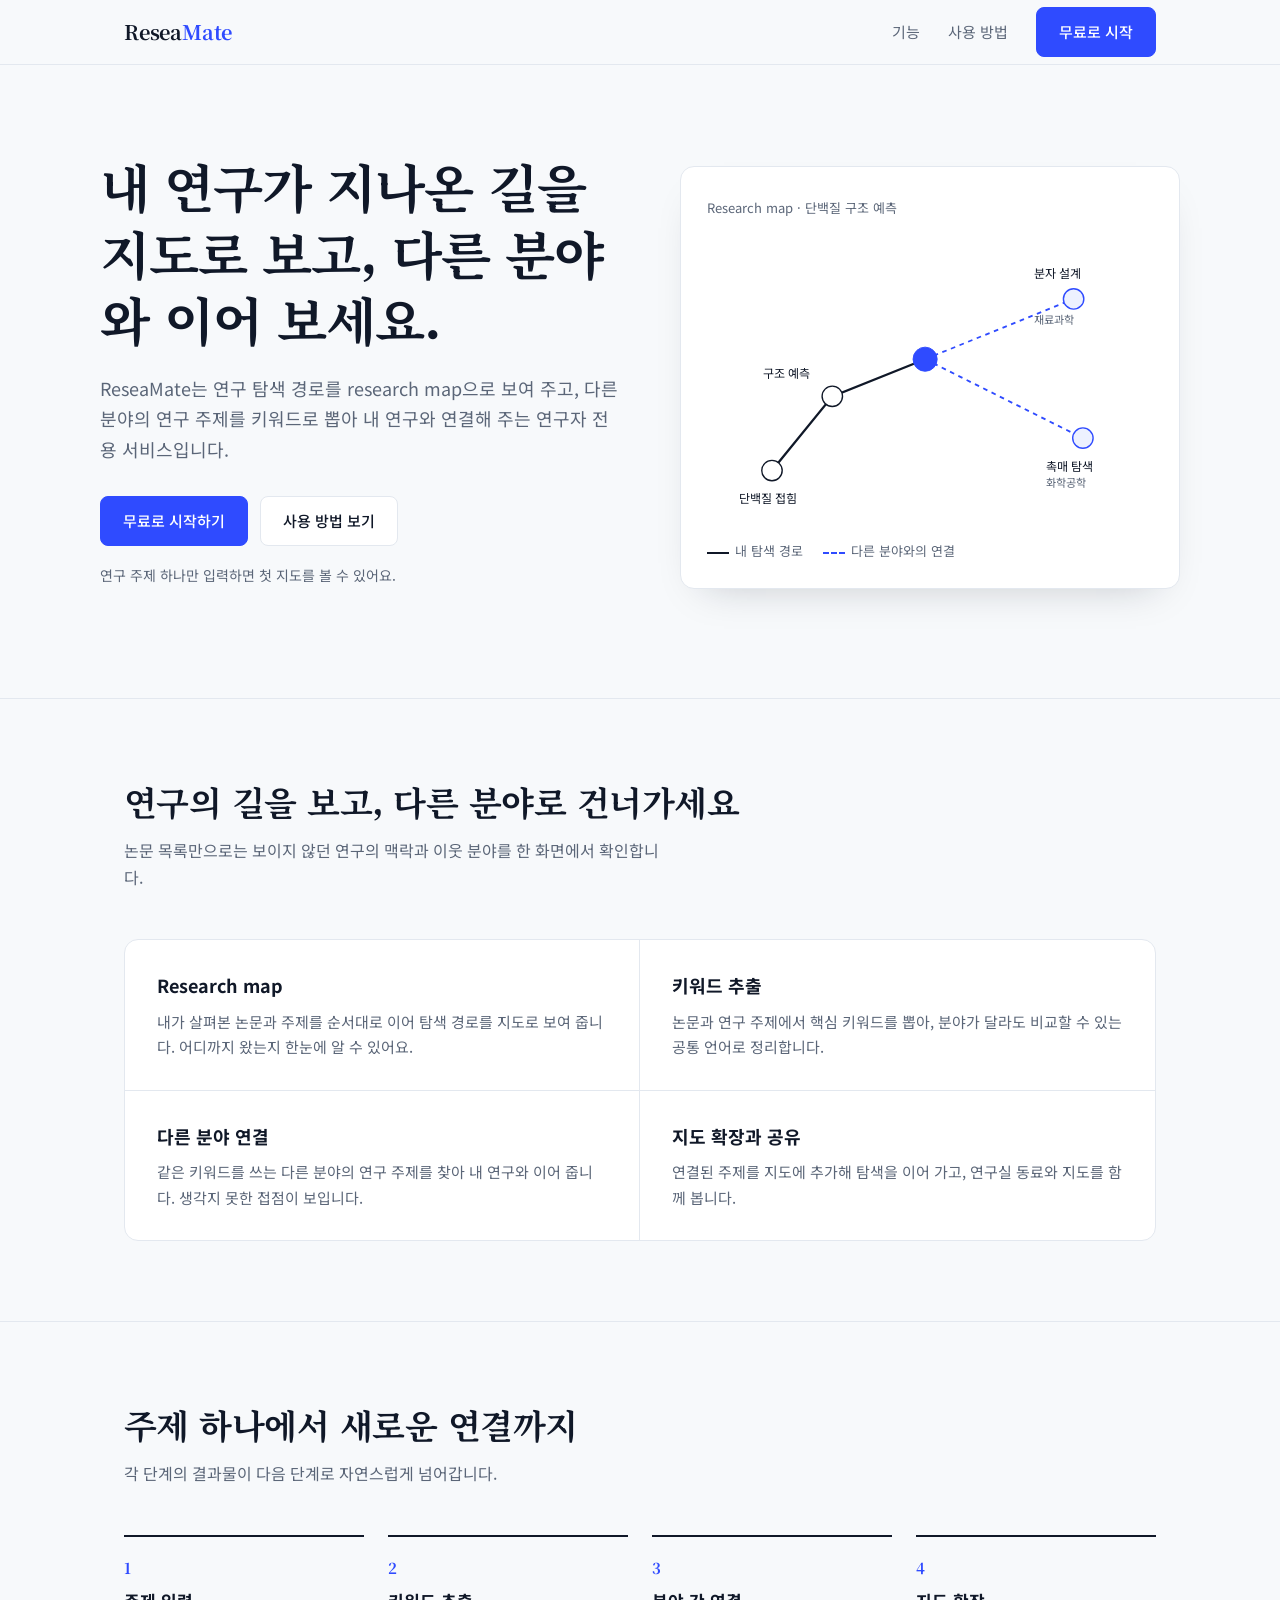
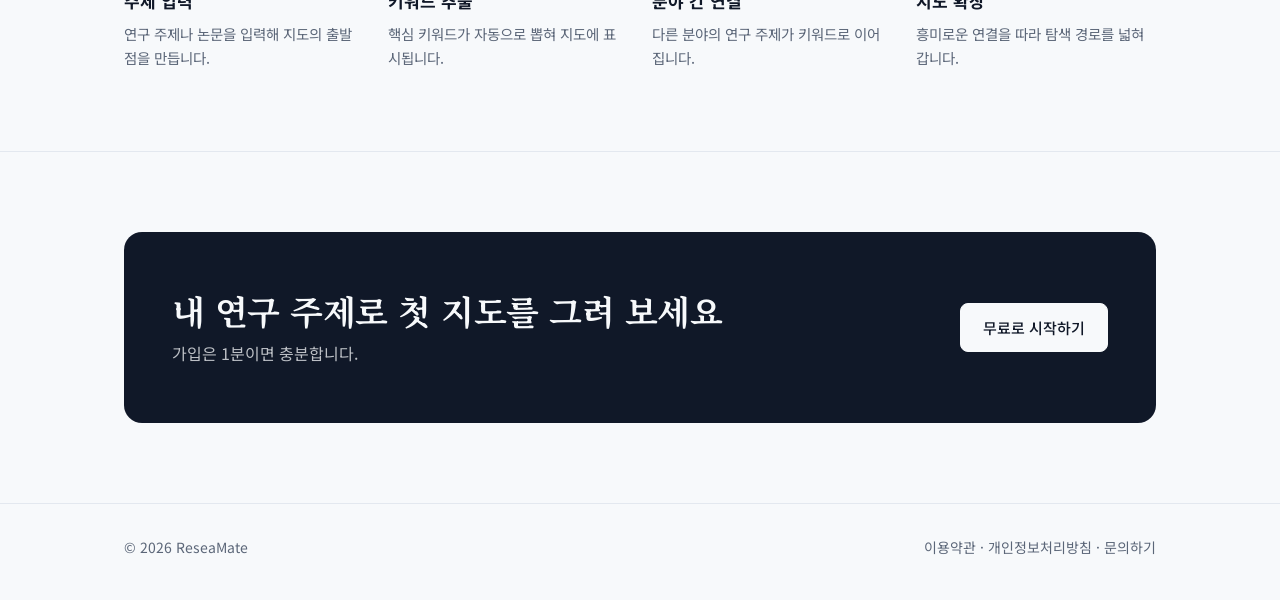
<file: index.html>
<!DOCTYPE html>
<html lang="ko">
<head>
<meta charset="utf-8">
<meta name="viewport" content="width=device-width, initial-scale=1, viewport-fit=cover">
<title>ReseaMate – 연구자를 위한 연구 파트너</title>
<link rel="preconnect" href="https://fonts.googleapis.com">
<link rel="preconnect" href="https://fonts.gstatic.com" crossorigin>
<link href="https://fonts.googleapis.com/css2?family=Noto+Sans+KR:wght@400;500;700&family=Noto+Serif+KR:wght@600;700&display=swap" rel="stylesheet">
<style>
:root{
  --bg:#F7F9FB;--surface:#FFFFFF;--ink:#101828;--muted:#5B6678;--line:#E3E8EF;
  --accent:#2F4BFF;--accent-ink:#FFFFFF;--soft:#EDF1FF;--mark:#FFE58F;
  --sans:'Noto Sans KR',system-ui,-apple-system,'Apple SD Gothic Neo','Malgun Gothic',sans-serif;
  --serif:'Noto Serif KR','Nanum Myeongjo',Georgia,serif;
  box-sizing:border-box;padding-top:env(safe-area-inset-top,0px);padding-bottom:env(safe-area-inset-bottom,0px);
}
@media (prefers-color-scheme:dark){
  :root:not([data-theme="light"]){--bg:#0D1220;--surface:#151C2E;--ink:#EDF0F7;--muted:#9AA5BA;--line:#252E45;--accent:#7C8CFF;--accent-ink:#0D1220;--soft:#1B2442;--mark:#6B5A12;color-scheme:dark}
}
:root[data-theme="dark"]{--bg:#0D1220;--surface:#151C2E;--ink:#EDF0F7;--muted:#9AA5BA;--line:#252E45;--accent:#7C8CFF;--accent-ink:#0D1220;--soft:#1B2442;--mark:#6B5A12;color-scheme:dark}
html{scroll-padding-top:env(safe-area-inset-top,0px);scroll-behavior:smooth}
*{box-sizing:border-box}
body{margin:0;background:var(--bg);color:var(--ink);font-family:var(--sans);line-height:1.7;-webkit-font-smoothing:antialiased}
a{color:inherit;text-decoration:none}
:focus-visible{outline:2px solid var(--accent);outline-offset:3px;border-radius:4px}
.wrap{max-width:1080px;margin:0 auto;padding:0 24px}
header{position:sticky;top:env(safe-area-inset-top,0px);z-index:5;background:var(--bg);border-bottom:1px solid var(--line)}
nav{display:flex;align-items:center;justify-content:space-between;height:64px}
.logo{font-family:var(--serif);font-weight:700;font-size:20px;letter-spacing:-.01em}
.logo i{font-style:normal;color:var(--accent)}
.links{display:flex;gap:28px;align-items:center;font-size:15px;color:var(--muted)}
.links a:hover{color:var(--ink)}
.btn{display:inline-block;padding:11px 22px;border-radius:8px;font-weight:500;font-size:15px;border:1px solid var(--line);background:var(--surface);transition:transform .15s}
.btn:active{transform:scale(.97)}
.btn.primary{background:var(--accent);color:var(--accent-ink);border-color:var(--accent)}
.hero{display:grid;grid-template-columns:1.05fr 1fr;gap:56px;align-items:center;padding:88px 0 96px}
h1{font-family:var(--serif);font-size:clamp(34px,5vw,52px);line-height:1.28;letter-spacing:-.02em;margin:0 0 20px;font-weight:700}
.lead{font-size:18px;color:var(--muted);max-width:30em;margin:0 0 32px}
.cta{display:flex;gap:12px;flex-wrap:wrap}
.note{margin-top:18px;font-size:14px;color:var(--muted)}
.paper{background:var(--surface);border:1px solid var(--line);border-radius:14px;padding:26px;box-shadow:0 18px 40px -24px rgba(16,24,40,.25)}
.paper small{color:var(--muted);font-size:13px}
.paper h3{font-family:var(--serif);font-size:18px;margin:6px 0 12px;line-height:1.4}
.paper p{margin:0 0 16px;font-size:15px}
mark{background:var(--mark);color:inherit;padding:1px 2px;border-radius:3px}
.cite{display:flex;gap:12px;align-items:flex-start;background:var(--soft);border-radius:10px;padding:14px 16px;font-size:13.5px;color:var(--muted)}
.cite b{color:var(--ink);font-weight:500}
.cite span.tag{flex:none;background:var(--accent);color:var(--accent-ink);border-radius:6px;padding:0 8px;font-size:12px;font-weight:700;line-height:22px}
section{padding:80px 0;border-top:1px solid var(--line)}
h2{font-family:var(--serif);font-size:clamp(26px,3.4vw,34px);line-height:1.35;letter-spacing:-.015em;margin:0 0 12px}
.sub{color:var(--muted);max-width:34em;margin:0 0 48px}
.feat{display:grid;grid-template-columns:repeat(2,1fr);gap:0;border:1px solid var(--line);border-radius:14px;background:var(--surface);overflow:hidden}
.feat>div{padding:30px 32px;border-bottom:1px solid var(--line)}
.feat>div:nth-child(odd){border-right:1px solid var(--line)}
.feat>div:nth-last-child(-n+2){border-bottom:0}
.feat h3{margin:0 0 8px;font-size:18px}
.feat p{margin:0;color:var(--muted);font-size:15px}
.steps{list-style:none;margin:0;padding:0;display:grid;grid-template-columns:repeat(4,1fr);gap:24px;counter-reset:s}
.steps li{counter-increment:s;padding-top:18px;border-top:2px solid var(--ink)}
.steps li::before{content:counter(s);display:block;font-family:var(--serif);font-size:15px;color:var(--accent);font-weight:700;margin-bottom:6px}
.steps h3{margin:0 0 6px;font-size:17px}
.steps p{margin:0;color:var(--muted);font-size:14.5px}
.band{background:var(--ink);color:var(--bg);border-radius:18px;padding:56px 48px;display:flex;justify-content:space-between;align-items:center;gap:32px;flex-wrap:wrap}
.band h2{margin:0 0 6px;color:var(--bg)}
.band p{margin:0;opacity:.75}
.band .btn{background:var(--bg);color:var(--ink);border-color:var(--bg)}
footer{border-top:1px solid var(--line);padding:32px 0 40px;color:var(--muted);font-size:14px}
footer .wrap{display:flex;justify-content:space-between;flex-wrap:wrap;gap:12px}
@media(max-width:820px){
  .hero{grid-template-columns:1fr;padding:56px 0 64px;gap:40px}
  .links a:not(.btn){display:none}
  .feat{grid-template-columns:1fr}
  .feat>div{border-right:0!important;border-bottom:1px solid var(--line)!important}
  .feat>div:last-child{border-bottom:0!important}
  .steps{grid-template-columns:1fr 1fr}
  .band{padding:36px 28px}
}
@media(max-width:480px){.steps{grid-template-columns:1fr}}
@media(prefers-reduced-motion:reduce){html{scroll-behavior:auto}.btn{transition:none}}
.map{width:100%;height:auto;display:block}.map text{font-family:var(--sans);font-size:13px;fill:var(--ink)}.map .dim{fill:var(--muted);font-size:12px}.map .n{fill:var(--surface);stroke:var(--ink);stroke-width:1.5}.map .k{fill:var(--accent);stroke:var(--accent)}.map .k+text{fill:var(--accent-ink);font-weight:700}.map .o{fill:var(--soft);stroke:var(--accent);stroke-width:1.5}.map .path{fill:none;stroke:var(--ink);stroke-width:2.5}.map .link{fill:none;stroke:var(--accent);stroke-width:2;stroke-dasharray:5 5}.legend{display:flex;gap:20px;flex-wrap:wrap;margin-top:14px;font-size:13px;color:var(--muted)}.legend i{display:inline-block;width:22px;height:0;border-top:2.5px solid var(--ink);vertical-align:middle;margin-right:6px}.legend i.d{border-top:2px dashed var(--accent)}</style>
</head>
<body>
<header>
  <div class="wrap">
    <nav aria-label="주 메뉴">
      <a class="logo" href="#top">Resea<i>Mate</i></a>
      <div class="links">
        <a href="#features">기능</a>
        <a href="#workflow">사용 방법</a>
        <a class="btn primary" href="#start">무료로 시작</a>
      </div>
    </nav>
  </div>
</header>

<main id="top">
  <div class="wrap hero">
    <div>
      <h1>내 연구가 지나온 길을 지도로 보고, 다른 분야와 이어 보세요.</h1>
      <p class="lead">ReseaMate는 연구 탐색 경로를 research map으로 보여 주고, 다른 분야의 연구 주제를 키워드로 뽑아 내 연구와 연결해 주는 연구자 전용 서비스입니다.</p>
      <div class="cta">
        <a class="btn primary" href="#start">무료로 시작하기</a>
        <a class="btn" href="#workflow">사용 방법 보기</a>
      </div>
      <p class="note">연구 주제 하나만 입력하면 첫 지도를 볼 수 있어요.</p>
    </div>

    <div class="paper">
      <small>Research map · 단백질 구조 예측</small>
      <svg class="map" viewBox="0 0 480 330" role="img" aria-label="단백질 접힘에서 구조 예측, 그래프 신경망으로 이어진 탐색 경로가 재료과학 분야의 분자 설계와 촉매 탐색으로 연결된 지도">
        <path class="path" d="M70 270 L135 190 L235 150"/>
        <path class="link" d="M235 150 L395 85"/>
        <path class="link" d="M235 150 L405 235"/>
        <circle class="n" cx="70" cy="270" r="11"/><text x="34" y="305">단백질 접힘</text>
        <circle class="n" cx="135" cy="190" r="11"/><text x="60" y="170">구조 예측</text>
        <circle class="k" cx="235" cy="150" r="13"/><text x="192" y="122">그래프 신경망</text>
        <circle class="o" cx="395" cy="85" r="11"/><text x="352" y="62">분자 설계</text><text class="dim" x="352" y="112">재료과학</text>
        <circle class="o" cx="405" cy="235" r="11"/><text x="365" y="270">촉매 탐색</text><text class="dim" x="365" y="288">화학공학</text>
      </svg>
      <div class="legend"><span><i></i>내 탐색 경로</span><span><i class="d"></i>다른 분야와의 연결</span></div>
    </div>
  </div>

  <section id="features">
    <div class="wrap">
      <h2>연구의 길을 보고, 다른 분야로 건너가세요</h2>
      <p class="sub">논문 목록만으로는 보이지 않던 연구의 맥락과 이웃 분야를 한 화면에서 확인합니다.</p>
      <div class="feat">
        <div><h3>Research map</h3><p>내가 살펴본 논문과 주제를 순서대로 이어 탐색 경로를 지도로 보여 줍니다. 어디까지 왔는지 한눈에 알 수 있어요.</p></div>
        <div><h3>키워드 추출</h3><p>논문과 연구 주제에서 핵심 키워드를 뽑아, 분야가 달라도 비교할 수 있는 공통 언어로 정리합니다.</p></div>
        <div><h3>다른 분야 연결</h3><p>같은 키워드를 쓰는 다른 분야의 연구 주제를 찾아 내 연구와 이어 줍니다. 생각지 못한 접점이 보입니다.</p></div>
        <div><h3>지도 확장과 공유</h3><p>연결된 주제를 지도에 추가해 탐색을 이어 가고, 연구실 동료와 지도를 함께 봅니다.</p></div>
      </div>
    </div>
  </section>

  <section id="workflow">
    <div class="wrap">
      <h2>주제 하나에서 새로운 연결까지</h2>
      <p class="sub">각 단계의 결과물이 다음 단계로 자연스럽게 넘어갑니다.</p>
      <ol class="steps">
        <li><h3>주제 입력</h3><p>연구 주제나 논문을 입력해 지도의 출발점을 만듭니다.</p></li>
        <li><h3>키워드 추출</h3><p>핵심 키워드가 자동으로 뽑혀 지도에 표시됩니다.</p></li>
        <li><h3>분야 간 연결</h3><p>다른 분야의 연구 주제가 키워드로 이어집니다.</p></li>
        <li><h3>지도 확장</h3><p>흥미로운 연결을 따라 탐색 경로를 넓혀 갑니다.</p></li>
      </ol>
    </div>
  </section>

  <section id="start">
    <div class="wrap">
      <div class="band">
        <div>
          <h2>내 연구 주제로 첫 지도를 그려 보세요</h2>
          <p>가입은 1분이면 충분합니다.</p>
        </div>
        <a class="btn" href="#top">무료로 시작하기</a>
      </div>
    </div>
  </section>
</main>

<footer>
  <div class="wrap">
    <span>© 2026 ReseaMate</span>
    <span>이용약관 · 개인정보처리방침 · 문의하기</span>
  </div>
</footer>
</body>
</html>
</file>
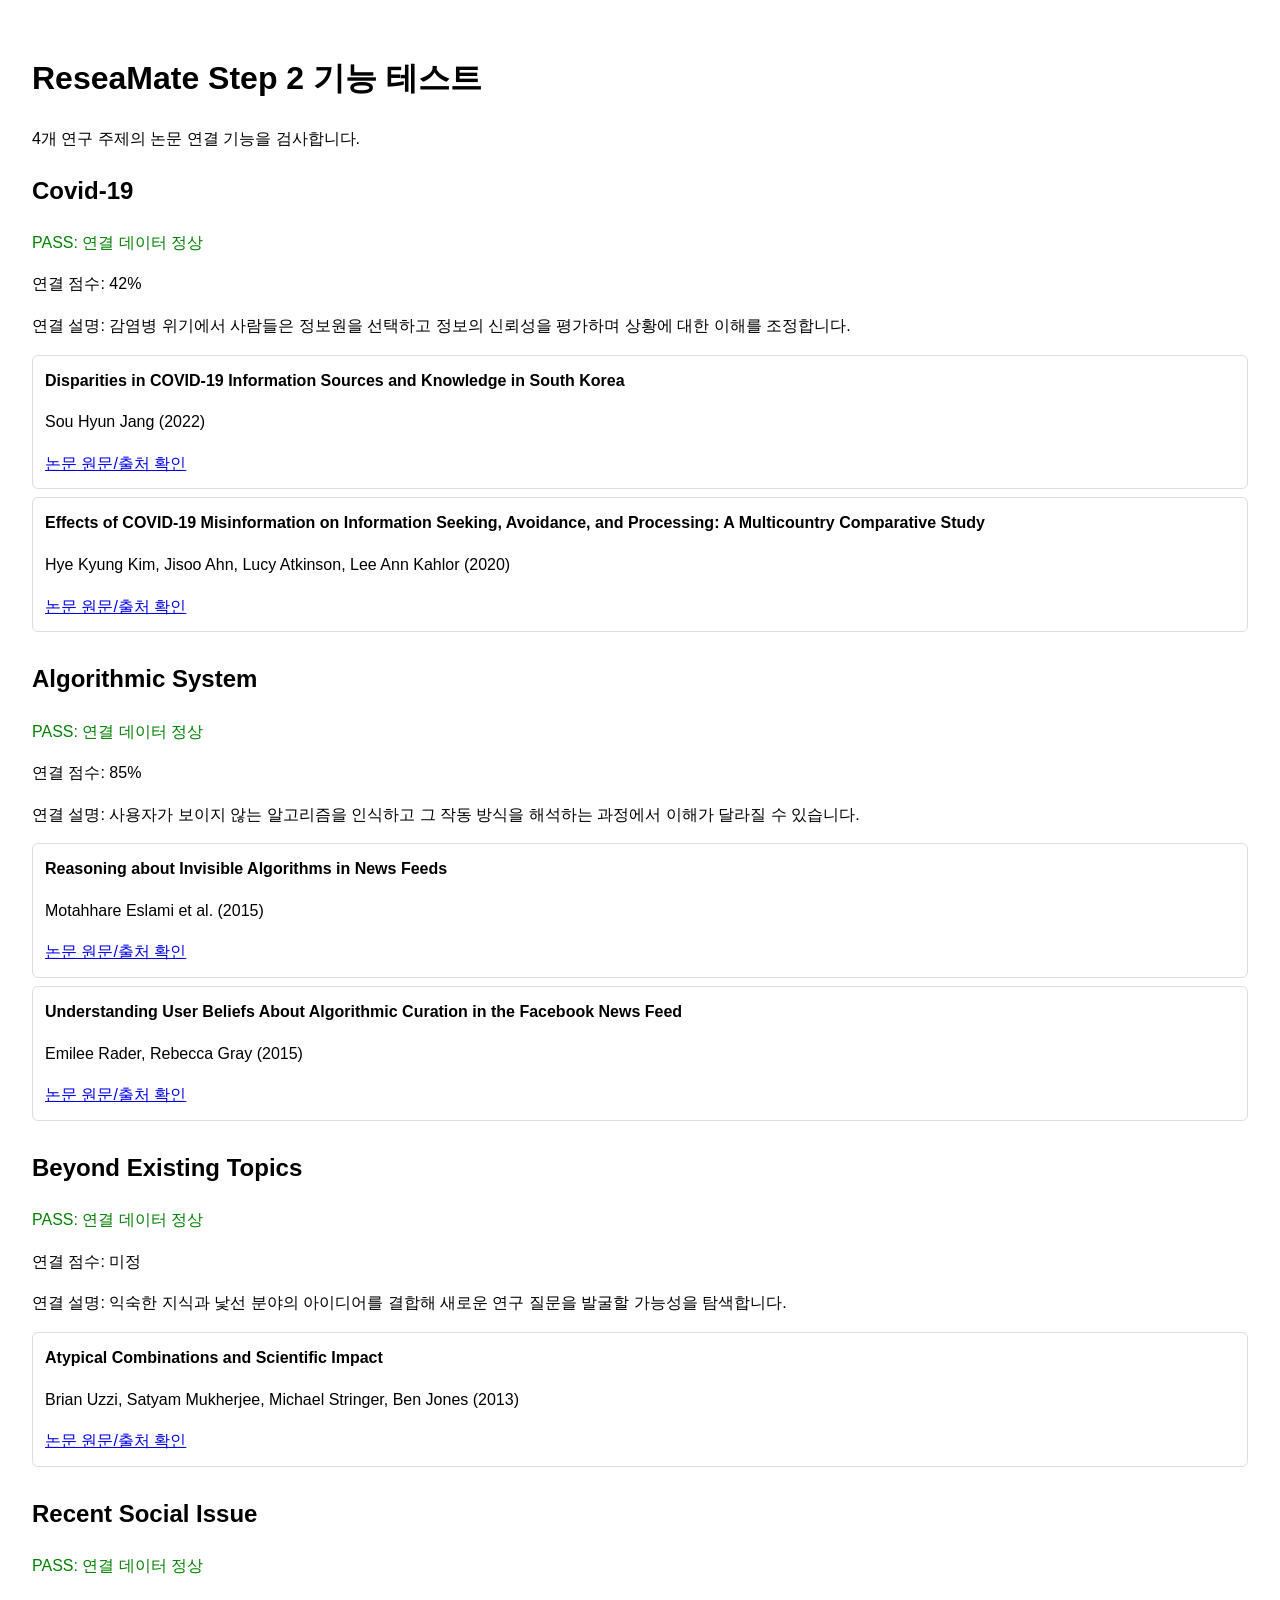
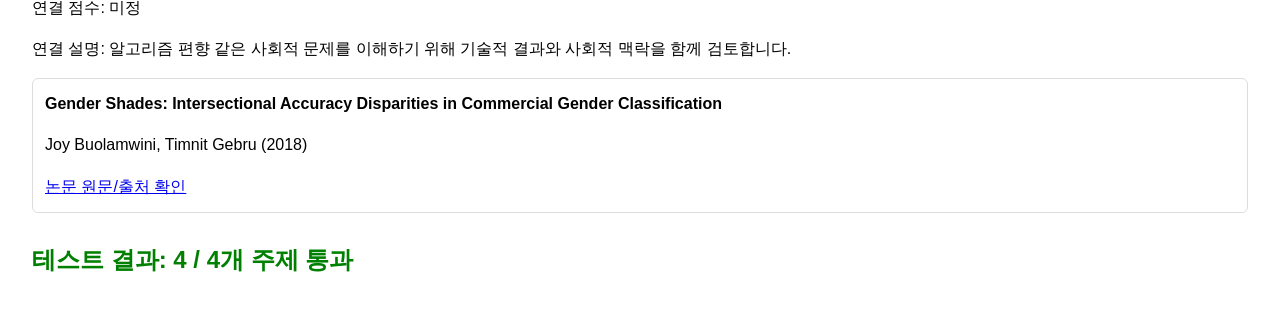
<file: prototype/connect-test.html>
<!DOCTYPE html>
<html lang="ko">
<head>
  <meta charset="UTF-8">
  <title>ReseaMate Step 2 기능 테스트</title>
  <style>
    body {
      font-family: Arial, sans-serif;
      padding: 24px;
      line-height: 1.6;
    }
    .pass { color: green; }
    .fail { color: red; }
    .paper {
      border: 1px solid #ddd;
      padding: 12px;
      margin: 8px 0;
      border-radius: 6px;
    }
    section { margin-bottom: 28px; }
  </style>
</head>
<body>

  <h1>ReseaMate Step 2 기능 테스트</h1>
  <p>4개 연구 주제의 논문 연결 기능을 검사합니다.</p>

  <div id="results"></div>

  <script src="./connect-logic.js"></script>

  <script>
    const container = document.getElementById("results");
    const API = window.ReseaMateConnect;

    const topics = [
      { name: "Covid-19", count: 2, score: 42 },
      { name: "Algorithmic System", count: 2, score: 85 },
      { name: "Beyond Existing Topics", count: 1, score: null },
      { name: "Recent Social Issue", count: 1, score: null }
    ];

    function addText(parent, tag, text, className = "") {
      const element = document.createElement(tag);
      element.textContent = text;
      if (className) element.className = className;
      parent.appendChild(element);
      return element;
    }

    if (!API) {
      addText(container, "h2",
        "FAIL: connect-logic.js를 불러오지 못했습니다.",
        "fail");
    } else {
      let passed = 0;

      topics.forEach(topic => {
        const section = document.createElement("section");
        container.appendChild(section);

        addText(section, "h2", topic.name);

        const result = API.getConnection(
          "Adaptive Understanding",
          topic.name
        );

        if (!result) {
          addText(section, "p", "FAIL: 연결 정보 없음", "fail");
          return;
        }

        const countOK = result.papers.length === topic.count;
        const scoreOK = result.score === topic.score;
        const fieldsOK = result.papers.every(p =>
          p.title && p.authors && p.year && p.url
        );

        if (countOK && scoreOK && fieldsOK) {
          passed++;
          addText(section, "p", "PASS: 연결 데이터 정상", "pass");
        } else {
          addText(section, "p", "FAIL: 데이터 확인 필요", "fail");
        }

        addText(section, "p",
          "연결 점수: " +
          (result.score === null ? "미정" : result.score + "%")
        );

        addText(section, "p",
          "연결 설명: " + result.description
        );

        result.papers.forEach(paper => {
          const card = document.createElement("div");
          card.className = "paper";
          section.appendChild(card);

          addText(card, "strong", paper.title);
          addText(card, "p",
            paper.authors + " (" + paper.year + ")"
          );

          const link = document.createElement("a");
          link.href = paper.url;
          link.textContent = "논문 원문/출처 확인";
          link.target = "_blank";
          link.rel = "noopener noreferrer";
          card.appendChild(link);
        });
      });

      addText(
        container,
        "h2",
        "테스트 결과: " + passed + " / 4개 주제 통과",
        passed === 4 ? "pass" : "fail"
      );
    }
  </script>
</body>
</html>
</file>
